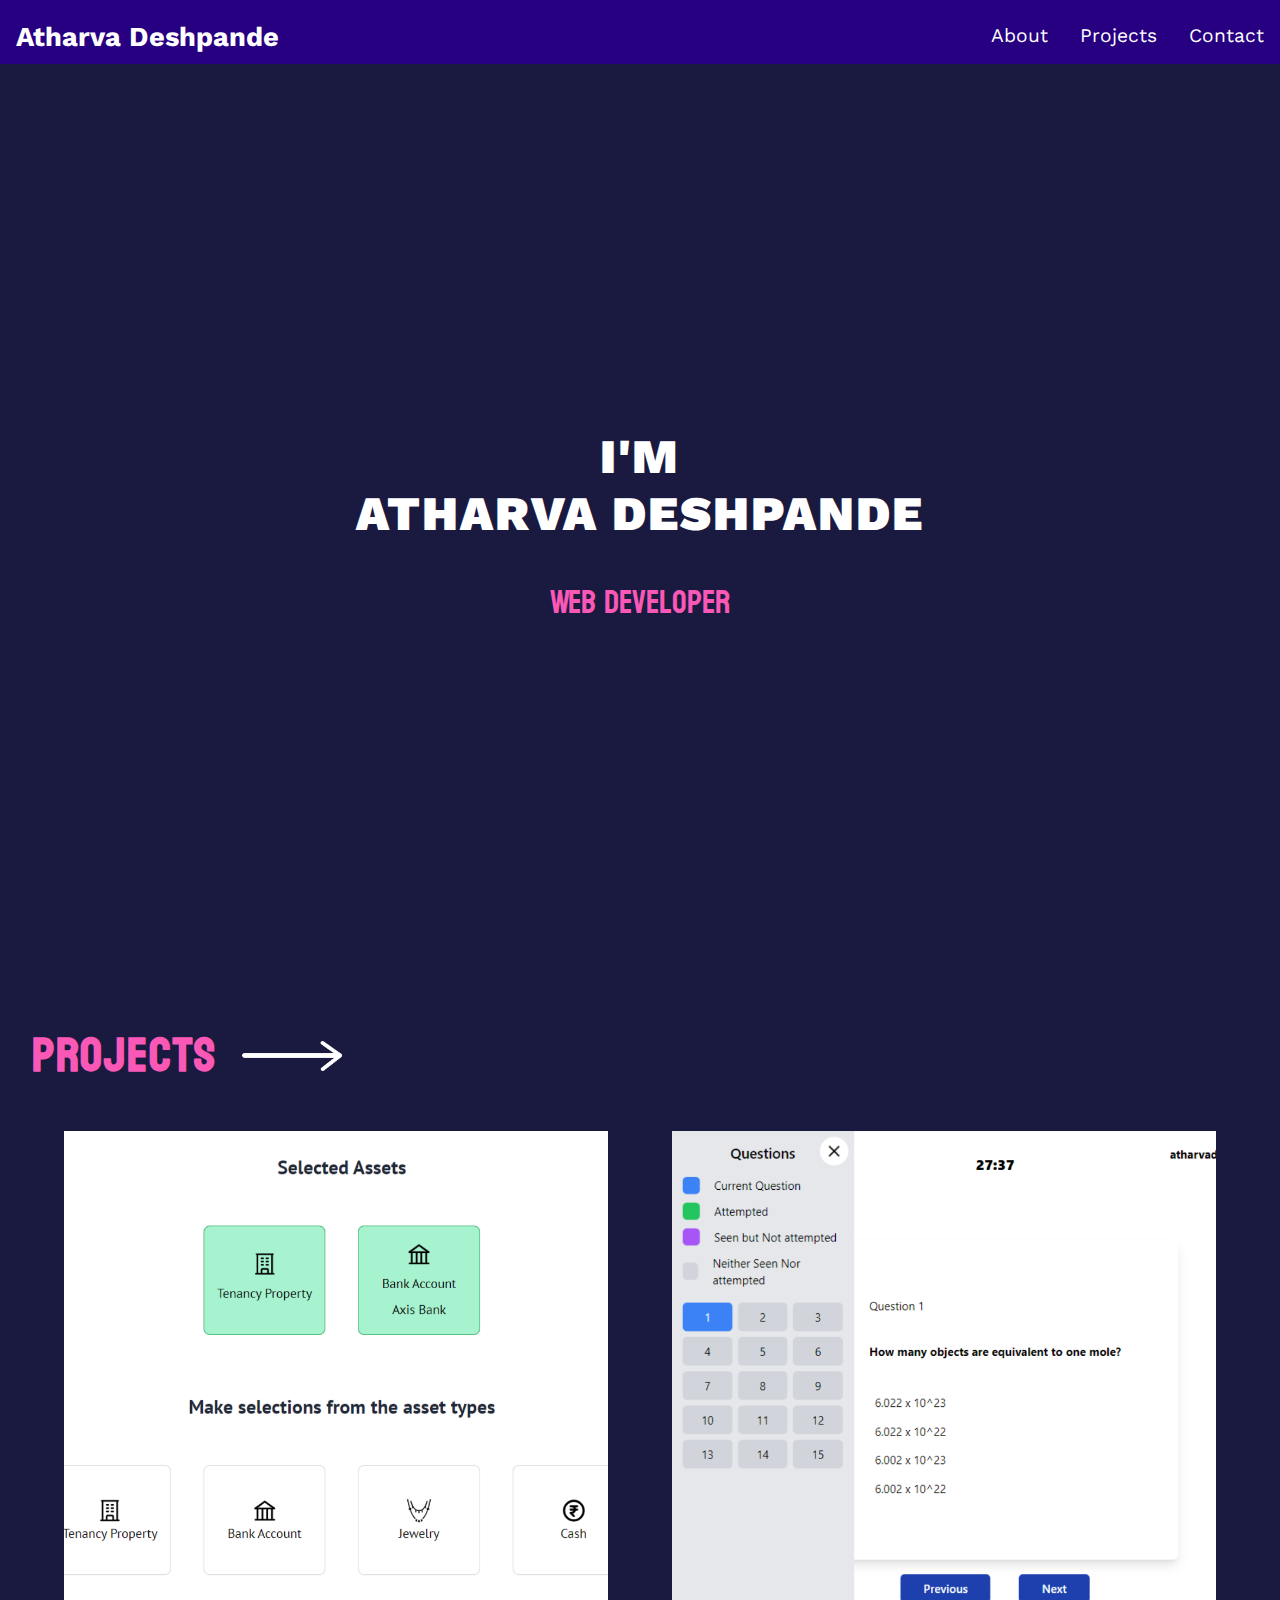
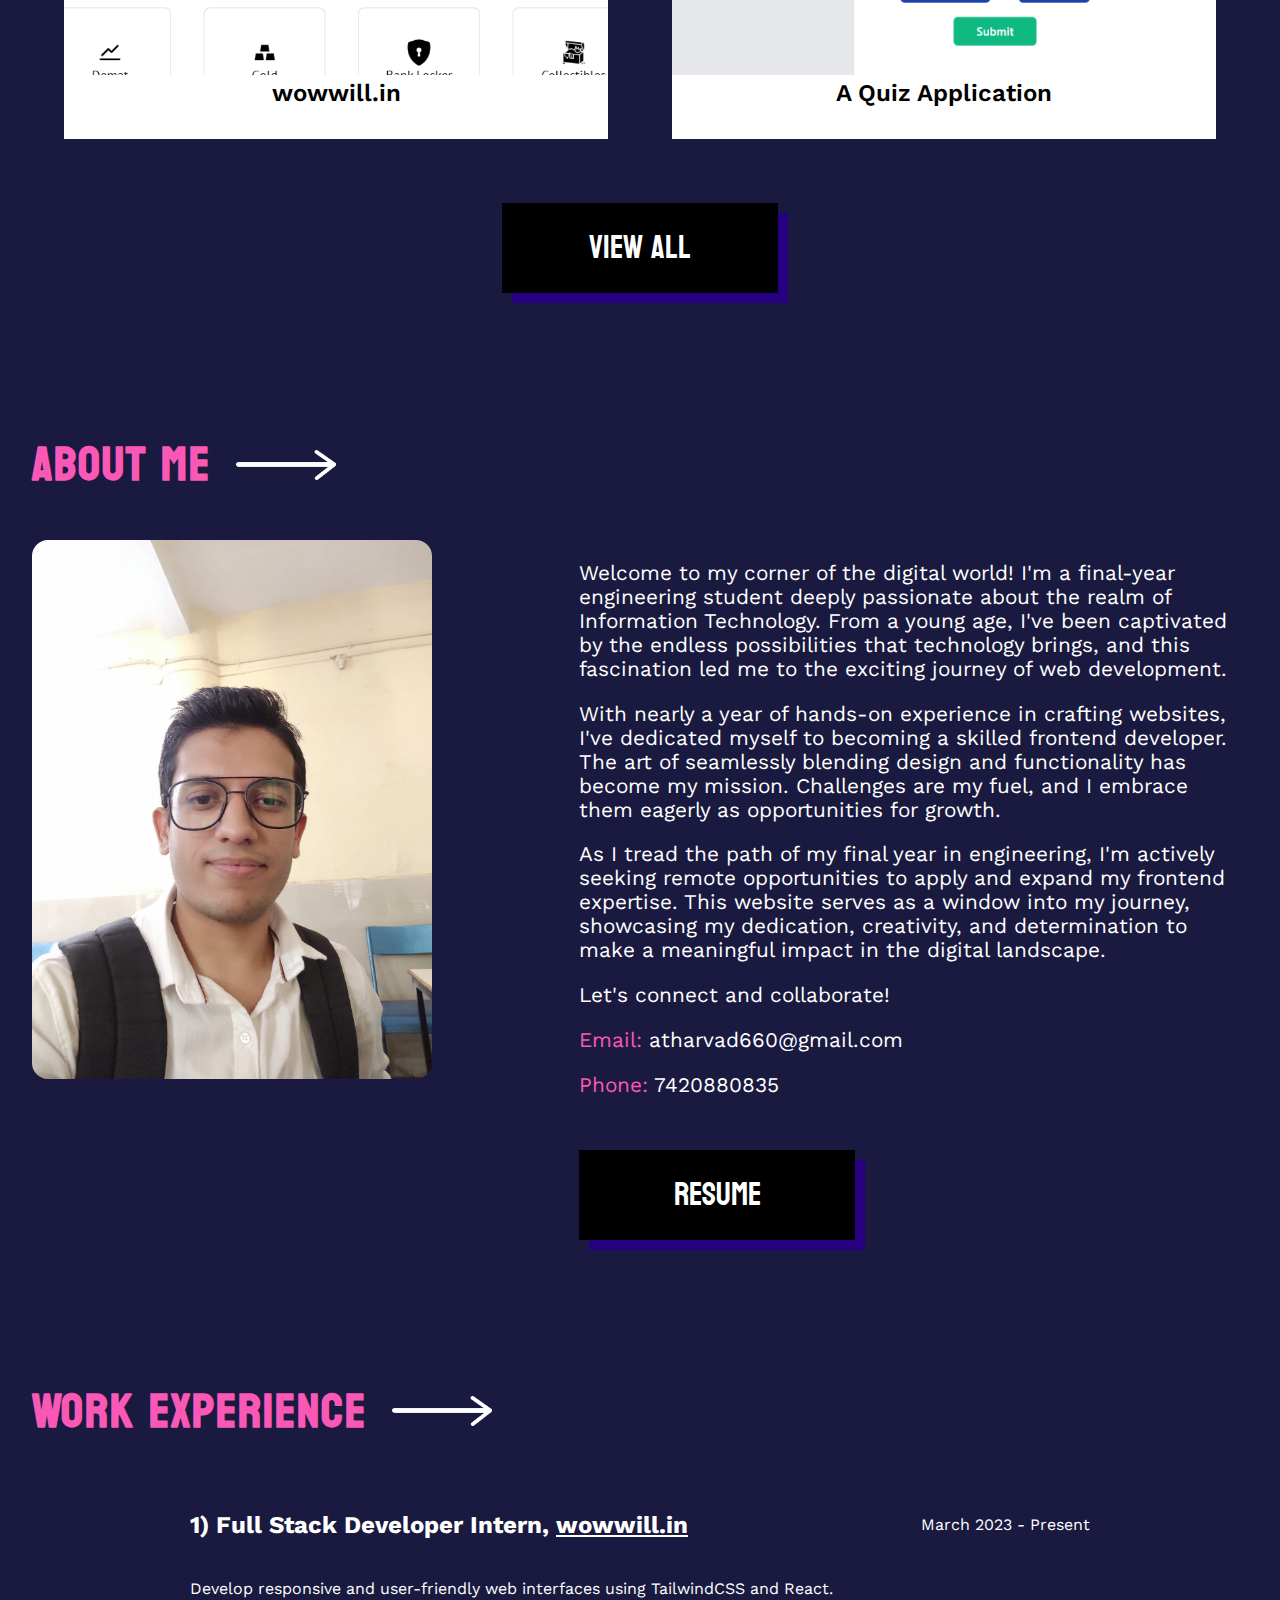
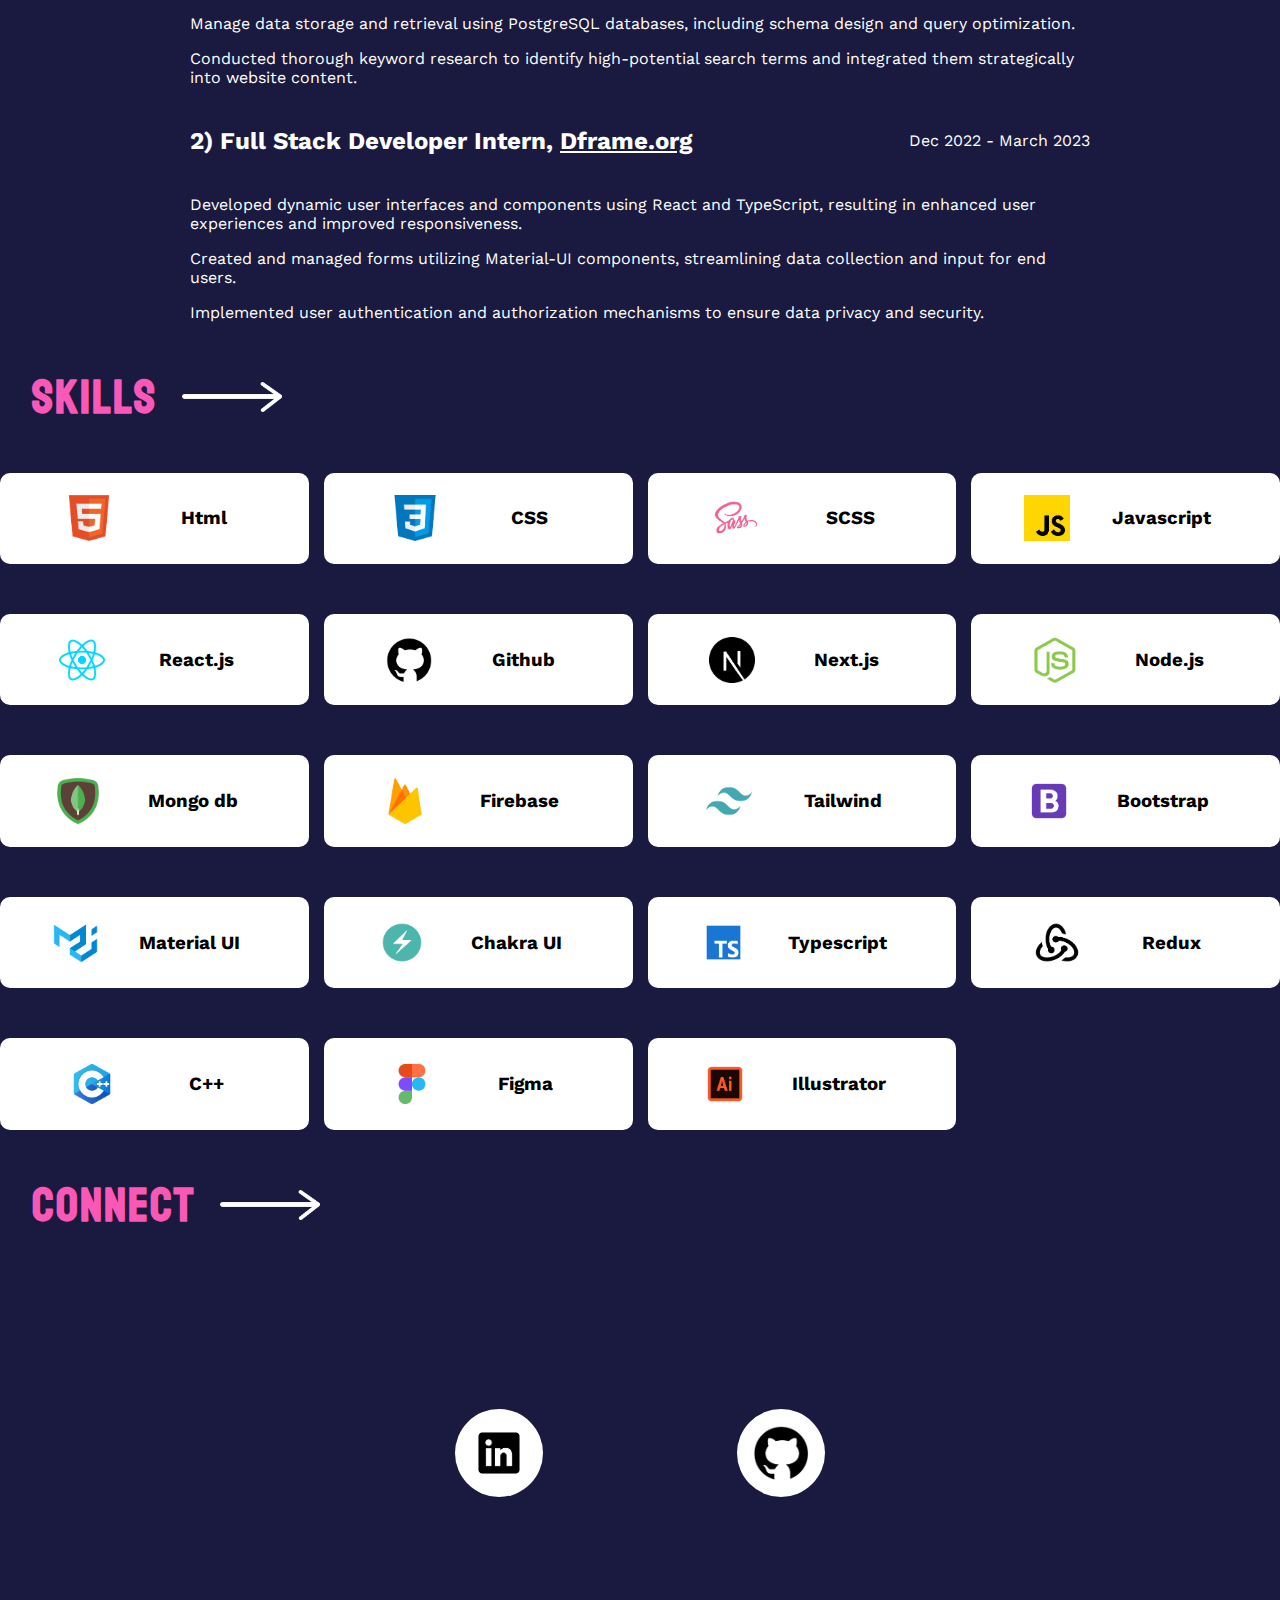
<file: index.html>
<!DOCTYPE html>
<html lang="en">

<head>
    <meta charset="UTF-8">
    <meta http-equiv="X-UA-Compatible" content="IE=edge">
    <meta name="viewport" content="width=device-width, initial-scale=1.0">
    <title>Atharva Deshpande</title>
    <link rel="stylesheet" href="css/main.css">
    <link rel="preconnect" href="https://fonts.googleapis.com">
    <link rel="preconnect" href="https://fonts.gstatic.com" crossorigin>
    <link rel="preconnect" href="https://fonts.googleapis.com">
    <link rel="preconnect" href="https://fonts.gstatic.com" crossorigin>
    <link
        href="https://fonts.googleapis.com/css2?family=Bayon&family=Work+Sans:ital,wght@0,100;0,200;0,300;0,400;0,500;0,600;0,700;0,800;0,900;1,100;1,200;1,300;1,400;1,500;1,600;1,700;1,800;1,900&display=swap"
        rel="stylesheet">
</head>

<body>
    <header>
        <nav>
            <div class="brand"><a href="">Atharva Deshpande</a></div>
            <div class="menu-items">
                <li><a href="#about">About</a></li>
                <li><a href="#projects">Projects</a></li>
                <li><a href="#connect">Contact</a></li>

            </div>

        </nav>
    </header>
    <div class="container">
        <section class="hero">
            <div>
                <h1>I'M <br>ATHARVA DESHPANDE</h1>
                <p>Web Developer</p>
            </div>

        </section>


        <section class="projects" id="projects">
            <div class="headline">
                <h1>PROJECTS</h1>
                <img class="move-img" src="images/arrow right.png" />
            </div>

            <div class="project-list">
                <div class="card">
                    <img class="project-img" src="images/wowwill.png">
                    <a class="project-links" href="https://wowwill.in/" target="_blank">
                        wowwill.in</a>
                    <div class="card-button">
                        <a href="https://wowwill.in/" target="_blank"><button
                                class="button-2">View Project</button></a>
                    </div>


                </div>
                <div class="card">
                    <img class="project-img" src="images/quiz.png">
                    <a class="project-links" href="https://main--stately-chaja-5c8d42.netlify.app" target="_blank">
                        A Quiz Application</a>
                    <div class="card-button">
                        <a href="https://main--stately-chaja-5c8d42.netlify.app" target="_blank"><button
                                class="button-2">View Project</button></a>
                    </div>
                </div>
            </div>

            <a href="projects.html"> <button class="button">View All</button></a>


        </section>

        <section class="about" id="about">
            <div class="headline">
                <h1>About Me</h1>
                <img class="move-img" src="images/arrow right.png" />
            </div>

            <div class="about-me">
                <div>
                    <img class="my-img" src="images/me.jpeg">
                </div>
                <div>
                    <p class="about-text">
                        Welcome to my corner of the digital world! I'm a final-year engineering student deeply
                        passionate about the realm of Information Technology. From a young age, I've been captivated by
                        the endless possibilities that technology brings, and this fascination led me to the exciting
                        journey of web development.

                    </p>
                    <p class="about-text">
                        With nearly a year of hands-on experience in crafting websites, I've dedicated myself to
                        becoming a skilled frontend developer. The art of seamlessly blending design and functionality
                        has become my mission. Challenges are my fuel, and I embrace them eagerly as opportunities for
                        growth.
                    </p>
                    <p class="about-text"> As I tread the path of my final year in engineering, I'm actively seeking
                        remote opportunities to apply and expand my frontend expertise. This website serves as a window
                        into my journey, showcasing my dedication, creativity, and determination to make a meaningful
                        impact in the digital landscape.</p>
                    <p class="about-text">Let's connect and collaborate!</p>
                    <p class="email"> <span>Email:</span> atharvad660@gmail.com</p>
                    <p class="phone"> <span>Phone:</span> 7420880835</p>

                    <a href="resume/Atharva_Deshpande_Resume.pdf">
                        <button class="button">Resume</button></a>

                </div>
            </div>

        </section>


        <section class="work-experience">
            <div class="headline">
                <h1>Work Experience</h1>
                <img class="move-img" src="images/arrow right.png" />
            </div>
            <div class="experience">

                <div>
                    <div class="title">
                        <div>
                            <h3>1) Full Stack Developer Intern, <a href="https://wowwill.in/">wowwill.in</a> </h3>
                        </div>
                        <div class="duration">

                            <p>March 2023 - Present</p>
                        </div>


                    </div>
                    <div class="jd">
                        <p>
                            Develop responsive and user-friendly web interfaces using TailwindCSS and React.
                        </p>

                        <p>
                            Manage data storage and retrieval using PostgreSQL databases, including schema design and
                            query
                            optimization.
                        </p>

                        <p>
                            Conducted thorough keyword research to identify high-potential search terms and integrated
                            them
                            strategically into website content.
                        </p>



                    </div>
                </div>
                <div>
                    <div class="title">
                        <div>
                            <h3>2) Full Stack Developer Intern, <a href="https://dframe.org/">Dframe.org</a> </h3>
                        </div>
                        <div class="duration">

                            <p>Dec 2022 - March 2023</p>
                        </div>


                    </div>
                    <div class="jd">
                        <p>
                            Developed dynamic user interfaces and components using React and TypeScript, resulting in
                            enhanced user experiences and improved responsiveness.
                        </p>

                        <p>
                            Created and managed forms utilizing Material-UI components, streamlining data collection and
                            input
                            for end users.
                        </p>

                        <p>
                            Implemented user authentication and authorization mechanisms to ensure data privacy and
                            security.
                        </p>



                    </div>
                </div>




            </div>
        </section>

        <section class="skills">
            <div class="headline">
                <h1>Skills</h1>
                <img class="move-img" src="images/arrow right.png" />
            </div>

            <div class="skillset">
                <div class="skill-info">

                    <img src="images/skills/html.png" />
                    <h3>Html</h3>
                </div>
                <div class="skill-info">
                    <img src="images/skills/css.png" />
                    <h3>CSS</h3>
                </div>
                <div class="skill-info">
                    <img src="images/skills/sass.png" />
                    <h3>SCSS</h3>
                </div>

                <div class="skill-info">
                    <img src="images/skills/javascript.png" />
                    <h3>Javascript</h3>
                </div>

                <div class="skill-info">
                    <img src="images/skills/react.png" />
                    <h3>React.js</h3>
                </div>

                <div class="skill-info">
                    <img src="images/skills/github1.png" />
                    <h3>Github</h3>
                </div>
                <div class="skill-info">
                    <img src="images/skills/nextjs.png" />
                    <h3>Next.js</h3>
                </div>
                <div class="skill-info">
                    <img src="images/skills/node.png" />
                    <h3>Node.js</h3>
                </div>
                <div class="skill-info">
                    <img src="images/skills/mongo.png" />
                    <h3>Mongo db</h3>
                </div>
                <div class="skill-info">
                    <img src="images/skills/firebase.png" />
                    <h3>Firebase</h3>
                </div>
                <div class="skill-info">
                    <img src="images/skills/tailwind.png" />
                    <h3>Tailwind</h3>
                </div>
                <div class="skill-info">
                    <img src="images/skills/Bootstrap.png" />
                    <h3>Bootstrap</h3>
                </div>
                <div class="skill-info">
                    <img src="images/skills/materialui.png" />
                    <h3>Material UI</h3>
                </div>
                <div class="skill-info">
                    <img src="images/skills/Chakra.png" />
                    <h3>Chakra UI</h3>
                </div>
                <div class="skill-info">
                    <img src="images/skills/Ts.png" />
                    <h3>Typescript</h3>
                </div>
                <div class="skill-info">
                    <img src="images/skills/Redux.png" />
                    <h3>Redux</h3>
                </div>
                <div class="skill-info">
                    <img src="images/skills/C++.png" />
                    <h3>C++</h3>
                </div>
                <div class="skill-info">
                    <img src="images/skills/figma.png" />
                    <h3>Figma</h3>
                </div>
                <div class="skill-info">
                    <img src="images/skills/Ai.png" />
                    <h3>Illustrator</h3>
                </div>

            </div>
        </section>

        <section class="connect" id="connect">

            <div class="headline">
                <h1>Connect</h1>
                <img class="move-img" src="images/arrow right.png" />
            </div>

            <div class="links">
                <a href="https://www.linkedin.com/in/atharva-deshpande-aba1b0192/" target="_blank"><img class="link"
                        src="images/linkedin.png" /></a>
                <a href="https://github.com/atharva3333" target="_blank"><img class="link"
                        src="images/skills/github1.png" /></a>
            </div>

        </section>
    </div>
</body>

</html>
</file>
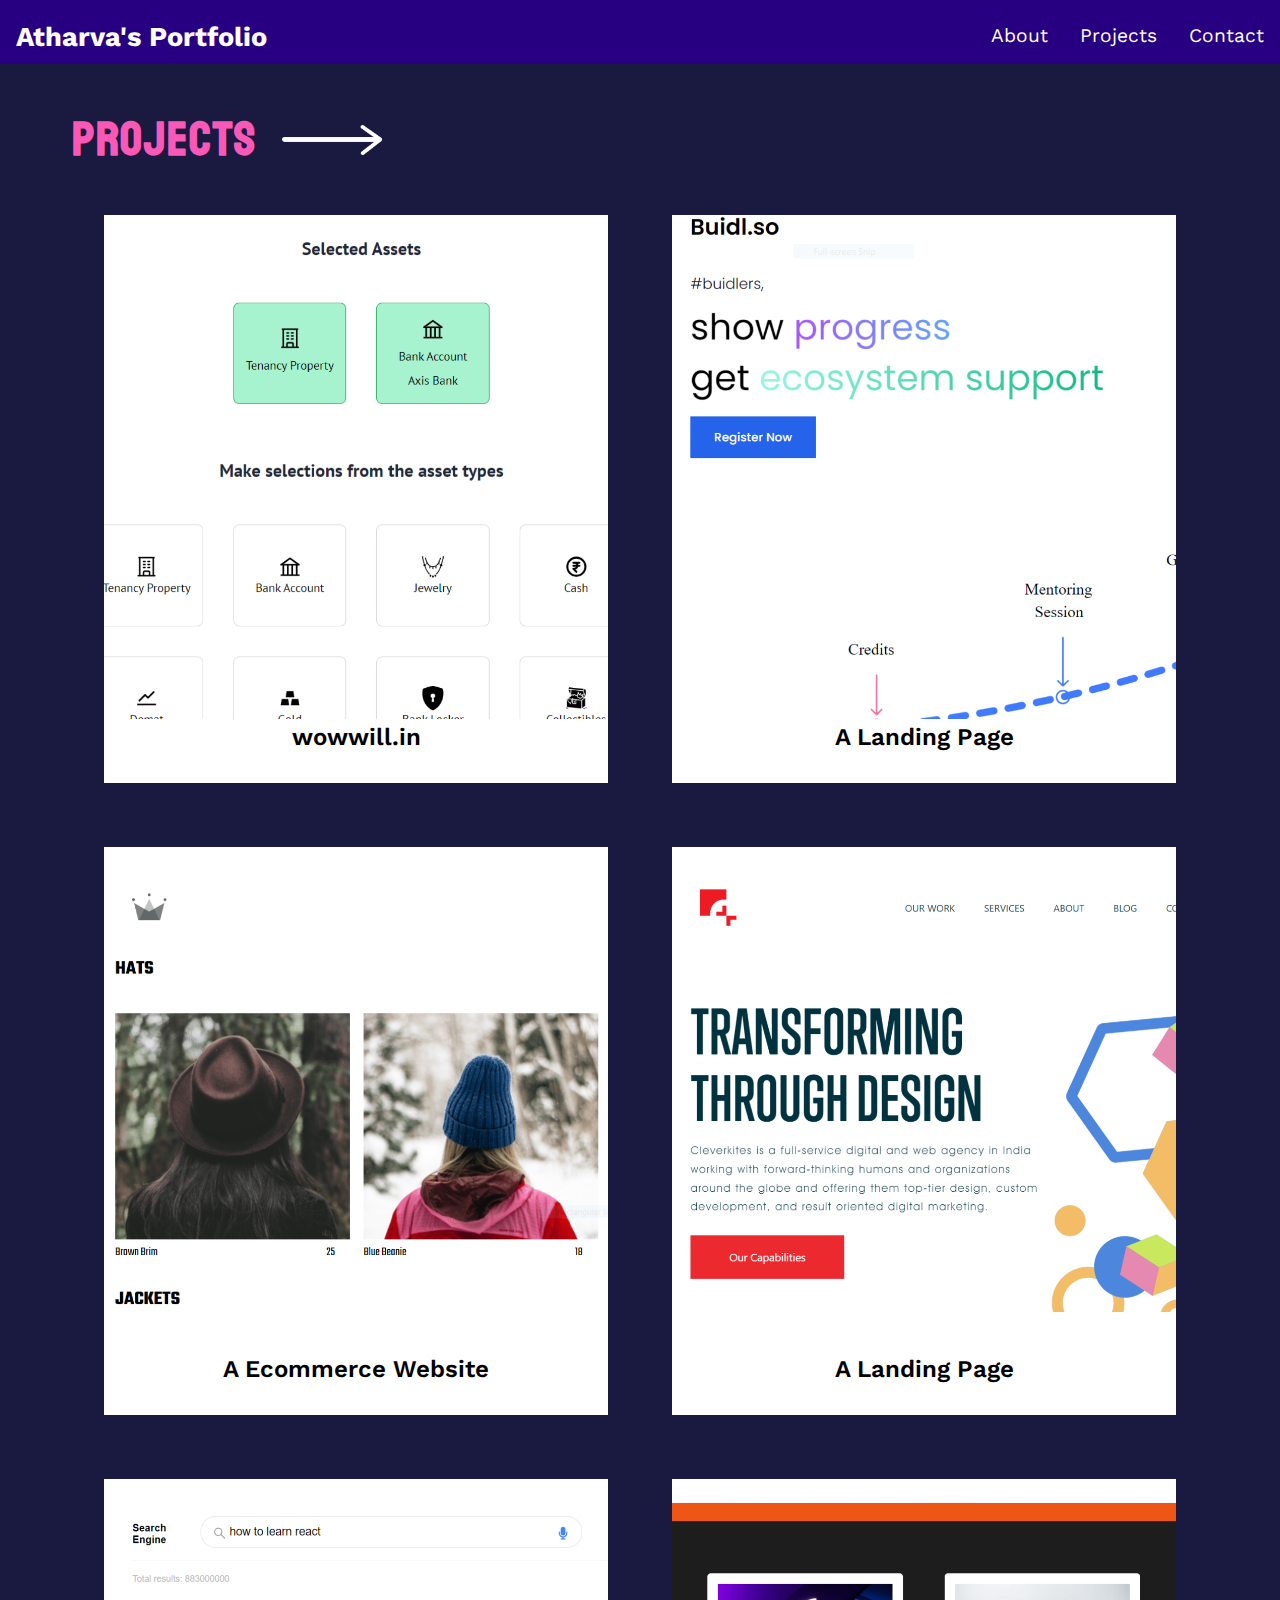
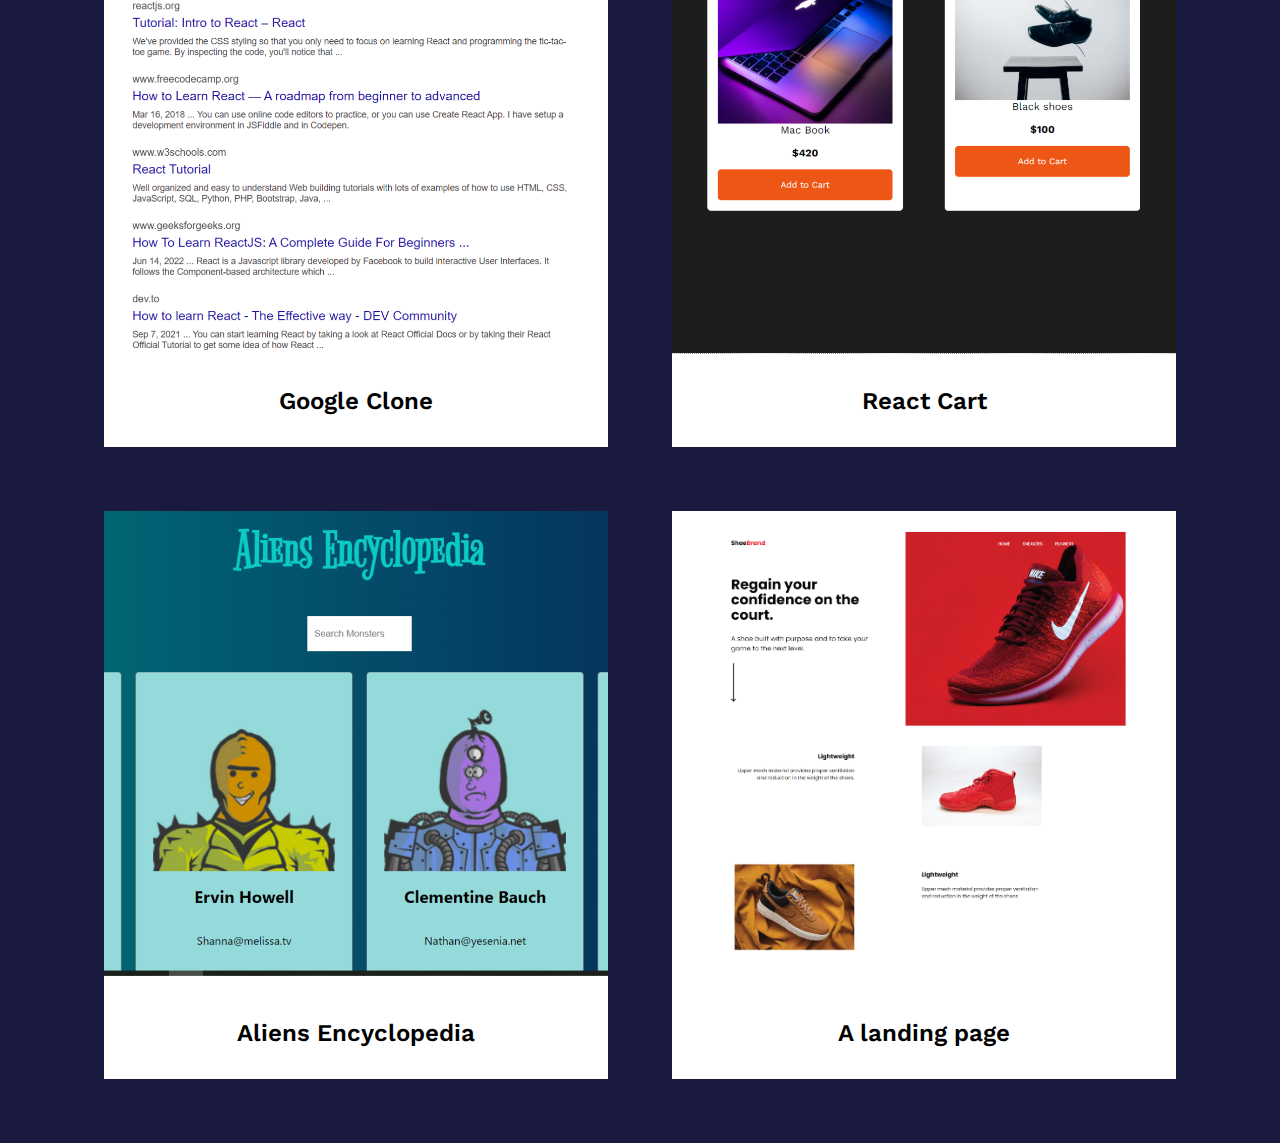
<file: projects.html>
<!DOCTYPE html>
<html lang="en">
<head>
    <meta charset="UTF-8">
    <meta http-equiv="X-UA-Compatible" content="IE=edge">
    <meta name="viewport" content="width=device-width, initial-scale=1.0">
    <title>Atharva Deshpande</title>
    <link rel="stylesheet" href="css/projects.css">
    <link rel="preconnect" href="https://fonts.googleapis.com">
    <link rel="preconnect" href="https://fonts.gstatic.com" crossorigin>
    <link rel="preconnect" href="https://fonts.googleapis.com">
    <link rel="preconnect" href="https://fonts.gstatic.com" crossorigin>
    <link
        href="https://fonts.googleapis.com/css2?family=Bayon&family=Work+Sans:ital,wght@0,100;0,200;0,300;0,400;0,500;0,600;0,700;0,800;0,900;1,100;1,200;1,300;1,400;1,500;1,600;1,700;1,800;1,900&display=swap"
        rel="stylesheet">
</head>
<body>
    <header>
        <nav>
            <div class="brand"><a href="">Atharva's Portfolio</a></div>
            <div class="menu-items">
                <li><a href="/#about">About</a></li>
                <li><a href="/#projects">Projects</a></li>
                <li><a href="/#contact">Contact</a></li>
            </div>

        </nav>
    </header>
 
<div class="container">

    <section class="projects" id="projects">
        <div class="headline">
            <h1>PROJECTS</h1>
            <img class="move-img" src="images/arrow right.png"/>
        </div>

        <div class="project-list">
            <div class="card">
                <img class="project-img" src="images/wowwill.png">
                <a class="project-links" href="https://wowwill.in/" target="_blank">
                    wowwill.in</a>
                <div class="card-button">
                    <a href="https://wowwill.in/" target="_blank"><button
                            class="button-2">View Project</button></a>
                </div>


            </div>
            <div class="card">
                <img class="project-img" src="images/build.png">
                <a class="project-links" href="https://heartfelt-chimera-15984e.netlify.app/" target="_blank">A
                    Landing Page</a>
                <div class="card-button">
                    <a href="https://heartfelt-chimera-15984e.netlify.app/" target="_blank"><button
                            class="button-2">View Project</button></a>
                </div>
            </div>
        </div>

        <div class="project-list">
            <div class="card">
                <img class="project-img" src="images/eccom.png">
                <a class="project-links" href="https://stellular-souffle-604619.netlify.app/" target="_blank">A Ecommerce Website</a>
                <div class="card-button">
                    <a href="https://stellular-souffle-604619.netlify.app/"  target="_blank"><button class="button-2">View Project</button></a>
                </div>
                

            </div>
            <div class="card">
                <img class="project-img" src="images/cleverkites.png">
                <a class="project-links" href="https://atharva3333.github.io/Cleverkites-clone/"  target="_blank">A Landing Page</a>
                <div class="card-button">
                    <a href="https://atharva3333.github.io/Cleverkites-clone/"  target="_blank"><button class="button-2">View Project</button></a>
                </div>
            </div>
        </div>

        <div class="project-list">
            <div class="card">
                <img class="project-img" src="images/google.png">
                <a class="project-links" href="https://sparkly-llama-0f1f03.netlify.app/" target="_blank">Google Clone</a>
                <div class="card-button">
                    <a href="https://fancy-gumdrop-678134.netlify.app/"  target="_blank"><button class="button-2">View Project</button></a>
                </div>
                

            </div>
            <div class="card">
                <img class="project-img" src="images/react_cart.png">
                <a class="project-links" href="https://fancy-gumdrop-678134.netlify.app/"  target="_blank">React Cart</a>
                <div class="card-button">
                    <a href="https://sparkly-llama-0f1f03.netlify.app/"  target="_blank"><button class="button-2">View Project</button></a>
                </div>
            </div>
        </div>

        <div class="project-list">
            <div class="card">
                <img class="project-img" src="images/aliens.png">
                <a class="project-links" href="https://celadon-unicorn-bc8089.netlify.app/" target="_blank">Aliens Encyclopedia</a>
                <div class="card-button">
                    <a href="https://celadon-unicorn-bc8089.netlify.app/"  target="_blank"><button class="button-2">View Project</button></a>
                </div>
                

            </div>
            <div class="card">
                <img class="project-img" src="images/shoe.png">
                <a class="project-links" href="https://atharva3333.github.io/pro3-sass-2022/"  target="_blank">A landing page</a>
                <div class="card-button">
                    <a href="https://atharva3333.github.io/pro3-sass-2022/"  target="_blank"><button class="button-2">View Project</button></a>
                </div>
            </div>
        </div>
        
            
        

    </section>

</div>
</body>
</html>
</file>
<file: css/main.css>
body {
  background-color: #1a1a40;
  margin: 0;
  padding: 0;
  font-family: "Work Sans", sans-serif;
}

body::-webkit-scrollbar {
  width: 8px;
}

body::-webkit-scrollbar-track {
  background-color: #636363;
  border-radius: 100px;
}

body::-webkit-scrollbar-thumb {
  background-color: #2c2c2c;
  border-radius: 100px;
}

.container {
  max-width: 1400px;
  margin: auto;
}

h1 {
  color: #fa58b6;
  font-size: 3rem;
  font-family: "Bayon", sans-serif;
  letter-spacing: 2px;
}

.button {
  background-color: black;
  color: #fff;
  font-size: 2rem;
  -webkit-box-shadow: 10px 10px #270082;
          box-shadow: 10px 10px #270082;
  width: 276px;
  height: 90px;
  margin-top: 2rem;
  font-family: "Bayon", sans-serif;
  border: none;
}

.button:hover {
  background-color: #fff;
  color: #3d3d3d;
}

.headline {
  display: -webkit-box;
  display: -ms-flexbox;
  display: flex;
  -webkit-box-align: center;
      -ms-flex-align: center;
          align-items: center;
  gap: 25px;
}

.headline h1 {
  margin: 0;
}

.move-img {
  height: 30px;
  width: 100px;
  animation: moveArrow 1.4s alternate-reverse infinite ease-in-out;
}

@-webkit-keyframes moveArrow {
  from {
    -webkit-transform: translateX(-10px);
            transform: translateX(-10px);
  }
  to {
    -webkit-transform: translateX(20px);
            transform: translateX(20px);
  }
}

@keyframes moveArrow {
  from {
    -webkit-transform: translateX(-10px);
            transform: translateX(-10px);
  }
  to {
    -webkit-transform: translateX(20px);
            transform: translateX(20px);
  }
}

nav {
  background-color: #270082;
  color: whitesmoke;
  height: 4rem;
  display: -webkit-box;
  display: -ms-flexbox;
  display: flex;
  -webkit-box-pack: justify;
      -ms-flex-pack: justify;
          justify-content: space-between;
}

nav .brand {
  margin: 1.3rem 1rem;
  font-size: 1.7rem;
  font-weight: bolder;
}

nav .brand a {
  color: #fff;
  text-decoration: none;
}

nav li {
  list-style: none;
  margin: 1.5rem 1rem;
  font-size: 1.2rem;
}

nav li a {
  color: #fff;
  text-decoration: none;
}

nav .menu-items {
  display: -webkit-box;
  display: -ms-flexbox;
  display: flex;
}

section.hero {
  margin: 1rem auto;
  height: 100vh;
  text-align: center;
  display: -webkit-box;
  display: -ms-flexbox;
  display: flex;
  -webkit-box-pack: center;
      -ms-flex-pack: center;
          justify-content: center;
  -webkit-box-align: center;
      -ms-flex-align: center;
          align-items: center;
}

section.hero h1 {
  color: #fff;
  font-size: 3rem;
  font-weight: 900;
  font-family: "Work Sans", sans-serif;
}

section.hero p {
  color: #fff;
  font-size: 2rem;
  padding-top: 0;
  margin-top: 0;
  color: #fa58b6;
  font-family: "Bayon", sans-serif;
}

section.projects {
  margin: 2rem 2rem;
  text-align: center;
}

section.projects .button {
  background-color: black;
  color: #fff;
  font-size: 2rem;
  -webkit-box-shadow: 10px 10px #270082;
          box-shadow: 10px 10px #270082;
  width: 276px;
  height: 90px;
  margin-top: 2rem;
  font-family: "Bayon", sans-serif;
  border: none;
}

section.projects .button:hover {
  background-color: #fff;
  color: #3d3d3d;
}

section.projects .project-list {
  display: -webkit-box;
  display: -ms-flexbox;
  display: flex;
  text-align: center;
}

section.projects .project-list .card {
  width: 50%;
  background-color: #fff;
  margin: 2rem 2rem;
  height: auto;
  text-align: center;
  -webkit-transition: all 0.8s;
  transition: all 0.8s;
  padding-bottom: 2rem !important;
}

section.projects .project-list .card .card-button {
  position: absolute;
  left: 28%;
  top: 65%;
  display: none;
}

section.projects .project-list .card .card-button .button-2 {
  background-color: black;
  color: #fff;
  font-size: 1.2rem;
  -webkit-box-shadow: 10px 10px #270082;
          box-shadow: 10px 10px #270082;
  width: 200px;
  height: 70px;
  margin-top: 2rem;
  font-family: "Bayon", sans-serif;
  border: none;
}

section.projects .project-list .card:hover {
  -webkit-transform: scale(1.05);
          transform: scale(1.05);
}

section.projects .project-list .card:hover .card-button {
  display: block;
}

section.projects .project-list .card .project-img {
  width: 100%;
}

section.projects .project-list .card .project-links {
  color: black;
  font-size: 1.5rem;
  font-weight: 600;
  text-decoration: none;
  padding: 1rem 2rem !important;
}

section.about {
  margin: 8rem 2rem;
}

section.about h1 {
  text-align: center;
}

section.about .about-me {
  margin-top: 2rem;
  display: -ms-grid;
  display: grid;
  -ms-grid-columns: 45% 55%;
      grid-template-columns: 45% 55%;
}

section.about .about-me .my-img {
  max-width: 400px;
  border-radius: 16px;
  -webkit-transition: all 0.8s;
  transition: all 0.8s;
}

section.about .about-me .my-img:hover {
  -webkit-transform: scale(1.05);
          transform: scale(1.05);
}

section.about p.about-text {
  color: #fff;
  font-size: 1.3rem;
}

section.about p.email {
  color: #fff;
  font-size: 1.3rem;
}

section.about p.email span {
  color: #fa58b6;
}

section.about p.phone {
  color: #fff;
  font-size: 1.3rem;
}

section.about p.phone span {
  color: #fa58b6;
}

section.work-experience {
  margin: 2rem auto;
}

section.work-experience h1 {
  text-align: center;
  margin-left: 2rem;
}

section.work-experience .experience {
  max-width: 900px;
  margin: 2rem auto;
  color: #fff;
}

section.work-experience .experience .title {
  display: -webkit-box;
  display: -ms-flexbox;
  display: flex;
  -webkit-box-pack: justify;
      -ms-flex-pack: justify;
          justify-content: space-between;
  -webkit-box-align: center;
      -ms-flex-align: center;
          align-items: center;
  gap: 1rem;
}

section.work-experience .experience .title h3 {
  font-size: 1.5rem;
}

section.work-experience .experience .title a {
  color: #fff;
}

section.skills {
  margin: 2rem auto;
}

section.skills h1 {
  text-align: center;
  margin-left: 2rem;
}

section.skills .skillset {
  margin-top: 2rem;
  border-radius: 25px;
  padding: 3rem auto;
  display: -ms-grid;
  display: grid;
  -ms-grid-columns: 1fr 1fr 1fr 1fr;
      grid-template-columns: 1fr 1fr 1fr 1fr;
  gap: 15px;
  row-gap: 50px;
}

section.skills .skillset .skill-info {
  display: -webkit-box;
  display: -ms-flexbox;
  display: flex;
  -webkit-box-align: center;
      -ms-flex-align: center;
          align-items: center;
  -ms-flex-pack: distribute;
      justify-content: space-around;
  background-color: #fff;
  padding: 1rem 3rem;
  padding-left: 2rem;
  border-radius: 10px;
  -webkit-transition: all 0.8s;
  transition: all 0.8s;
}

section.skills .skillset .skill-info h3 {
  cursor: default;
}

section.skills .skillset .skill-info img {
  width: 20%;
}

section.skills .skillset .skill-info:hover {
  -webkit-transform: scale(1.05);
          transform: scale(1.05);
}

section.connect {
  margin: 2rem auto;
  text-align: center;
}

section.connect h1 {
  margin-left: 2rem;
}

section.connect .links {
  display: -webkit-box;
  display: -ms-flexbox;
  display: flex;
  -webkit-box-pack: center;
      -ms-flex-pack: center;
          justify-content: center;
  margin: 10rem auto;
}

section.connect .links .link {
  background-color: #fff;
  padding: 1rem 1rem;
  border-radius: 50%;
  width: 20%;
  -webkit-transition: all 0.5s;
  transition: all 0.5s;
}

section.connect .links .link:hover {
  -webkit-transform: scale(1.1);
          transform: scale(1.1);
}

@media only screen and (max-width: 768px) {
  .button {
    font-size: 1.4rem;
    width: 200px;
    height: 70px;
    margin-top: 2rem;
    font-family: "Bayon", sans-serif;
  }
  nav .brand {
    font-size: 1rem;
  }
  nav li {
    font-size: 0.8rem;
    margin: 1.5rem 0.5rem;
  }
  section.hero h1 {
    font-size: 2rem;
  }
  section.projects a .button {
    font-size: 1.4rem;
    width: 200px;
    height: 70px;
    margin-top: 2rem;
    font-family: "Bayon", sans-serif;
  }
  section.projects .project-list {
    display: -webkit-box;
    display: -ms-flexbox;
    display: flex;
    -webkit-box-orient: vertical;
    -webkit-box-direction: normal;
        -ms-flex-direction: column;
            flex-direction: column;
    -webkit-box-pack: center;
        -ms-flex-pack: center;
            justify-content: center;
    -webkit-box-align: center;
        -ms-flex-align: center;
            align-items: center;
  }
  section.projects .project-list .card {
    width: 100%;
  }
  section.projects .project-list .card .card-button:hover {
    display: none;
  }
  section.about .about-me {
    -ms-grid-columns: 100%;
        grid-template-columns: 100%;
    justify-items: center;
  }
  section.about .about-me .my-img {
    margin: 0 1rem;
  }
  section.skills .skillset {
    padding: 3rem 2rem;
    gap: 10px;
    -ms-grid-columns: 1fr 1fr 1fr;
        grid-template-columns: 1fr 1fr 1fr;
  }
  section.skills .skillset .skill-info {
    padding: auto;
  }
  section.skills .skillset .skill-info h3 {
    font-size: 1rem;
  }
}

@media only screen and (max-width: 435px) {
  section.projects {
    text-align: center;
  }
  section.projects .project-list .card .card-button {
    left: 17%;
  }
  section.projects .project-list .card .project-links {
    font-size: 1rem;
  }
  section.about {
    text-align: justify;
  }
  section.about p.about-text {
    font-size: 1rem;
  }
  section.about .about-me .my-img {
    width: 300px;
  }
  section.skills .skillset {
    padding: 2rem 1rem;
    gap: 10px;
    -ms-grid-columns: 1fr 1fr;
        grid-template-columns: 1fr 1fr;
  }
  section.skills .skillset .skill-info {
    padding: auto;
  }
  section.skills .skillset .skill-info h3 {
    font-size: 0.8rem;
  }
}
/*# sourceMappingURL=main.css.map */
</file>
<file: css/projects.css>
body {
  background-color: #1a1a40;
  margin: 0;
  padding: 0;
  font-family: "Work Sans", sans-serif;
}

body::-webkit-scrollbar {
  width: 8px;
}

body::-webkit-scrollbar-track {
  background-color: #636363;
  border-radius: 100px;
}

body::-webkit-scrollbar-thumb {
  background-color: #2c2c2c;
  border-radius: 100px;
}

.container {
  width: 1400px;
  margin: auto;
}

h1 {
  color: #fa58b6;
  font-size: 3rem;
  font-family: "Bayon", sans-serif;
  letter-spacing: 2px;
}

.button {
  background-color: black;
  color: #fff;
  font-size: 2rem;
  -webkit-box-shadow: 10px 10px #270082;
          box-shadow: 10px 10px #270082;
  width: 276px;
  height: 90px;
  margin-top: 2rem;
  font-family: "Bayon", sans-serif;
  border: none;
}

.button:hover {
  background-color: #fff;
  color: #3d3d3d;
}

.headline {
  display: -webkit-box;
  display: -ms-flexbox;
  display: flex;
  -webkit-box-align: center;
      -ms-flex-align: center;
          align-items: center;
  gap: 25px;
}

.headline h1 {
  margin: 0;
}

.move-img {
  height: 30px;
  width: 100px;
  animation: moveArrow 1.4s alternate-reverse infinite ease-in-out;
}

@-webkit-keyframes moveArrow {
  from {
    -webkit-transform: translateX(-10px);
            transform: translateX(-10px);
  }
  to {
    -webkit-transform: translateX(20px);
            transform: translateX(20px);
  }
}

@keyframes moveArrow {
  from {
    -webkit-transform: translateX(-10px);
            transform: translateX(-10px);
  }
  to {
    -webkit-transform: translateX(20px);
            transform: translateX(20px);
  }
}

nav {
  background-color: #270082;
  color: whitesmoke;
  height: 4rem;
  display: -webkit-box;
  display: -ms-flexbox;
  display: flex;
  -webkit-box-pack: justify;
      -ms-flex-pack: justify;
          justify-content: space-between;
}

nav .brand {
  margin: 1.3rem 1rem;
  font-size: 1.7rem;
  font-weight: bolder;
}

nav .brand a {
  color: #fff;
  text-decoration: none;
}

nav li {
  list-style: none;
  margin: 1.5rem 1rem;
  font-size: 1.2rem;
}

nav li a {
  color: #fff;
  text-decoration: none;
}

nav .menu-items {
  display: -webkit-box;
  display: -ms-flexbox;
  display: flex;
}

section.hero {
  margin: 1rem auto;
  height: 100vh;
  text-align: center;
  display: -webkit-box;
  display: -ms-flexbox;
  display: flex;
  -webkit-box-pack: center;
      -ms-flex-pack: center;
          justify-content: center;
  -webkit-box-align: center;
      -ms-flex-align: center;
          align-items: center;
}

section.hero h1 {
  color: #fff;
  font-size: 3rem;
  font-weight: 900;
  font-family: "Work Sans", sans-serif;
}

section.hero p {
  color: #fff;
  font-size: 2rem;
  padding-top: 0;
  margin-top: 0;
  color: #fa58b6;
  font-family: "Bayon", sans-serif;
}

section.projects {
  margin: 2rem 2rem;
  text-align: center;
}

section.projects .button {
  background-color: black;
  color: #fff;
  font-size: 2rem;
  -webkit-box-shadow: 10px 10px #270082;
          box-shadow: 10px 10px #270082;
  width: 276px;
  height: 90px;
  margin-top: 2rem;
  font-family: "Bayon", sans-serif;
  border: none;
}

section.projects .button:hover {
  background-color: #fff;
  color: #3d3d3d;
}

section.projects .project-list {
  display: -webkit-box;
  display: -ms-flexbox;
  display: flex;
  text-align: center;
}

section.projects .project-list .card {
  width: 50%;
  background-color: #fff;
  margin: 2rem 2rem;
  height: auto;
  text-align: center;
  -webkit-transition: all 0.8s;
  transition: all 0.8s;
  padding-bottom: 2rem !important;
}

section.projects .project-list .card .card-button {
  position: absolute;
  left: 28%;
  top: 65%;
  display: none;
}

section.projects .project-list .card .card-button .button-2 {
  background-color: black;
  color: #fff;
  font-size: 1.2rem;
  -webkit-box-shadow: 10px 10px #270082;
          box-shadow: 10px 10px #270082;
  width: 200px;
  height: 70px;
  margin-top: 2rem;
  font-family: "Bayon", sans-serif;
  border: none;
}

section.projects .project-list .card:hover {
  -webkit-transform: scale(1.05);
          transform: scale(1.05);
}

section.projects .project-list .card:hover .card-button {
  display: block;
}

section.projects .project-list .card .project-img {
  width: 100%;
}

section.projects .project-list .card .project-links {
  color: black;
  font-size: 1.5rem;
  font-weight: 600;
  text-decoration: none;
  padding: 1rem 2rem !important;
}

section.about {
  margin: 8rem 2rem;
}

section.about h1 {
  text-align: center;
}

section.about .about-me {
  margin-top: 2rem;
  display: -ms-grid;
  display: grid;
  -ms-grid-columns: 45% 55%;
      grid-template-columns: 45% 55%;
}

section.about .about-me .my-img {
  max-width: 400px;
  border-radius: 16px;
  -webkit-transition: all 0.8s;
  transition: all 0.8s;
}

section.about .about-me .my-img:hover {
  -webkit-transform: scale(1.05);
          transform: scale(1.05);
}

section.about p.about-text {
  color: #fff;
  font-size: 1.3rem;
}

section.about p.email {
  color: #fff;
  font-size: 1.3rem;
}

section.about p.email span {
  color: #fa58b6;
}

section.about p.phone {
  color: #fff;
  font-size: 1.3rem;
}

section.about p.phone span {
  color: #fa58b6;
}

section.work-experience {
  margin: 2rem auto;
}

section.work-experience h1 {
  text-align: center;
  margin-left: 2rem;
}

section.work-experience .experience {
  max-width: 900px;
  margin: 2rem auto;
  color: #fff;
}

section.work-experience .experience .title {
  display: -webkit-box;
  display: -ms-flexbox;
  display: flex;
  -webkit-box-pack: justify;
      -ms-flex-pack: justify;
          justify-content: space-between;
  -webkit-box-align: center;
      -ms-flex-align: center;
          align-items: center;
  gap: 1rem;
}

section.work-experience .experience .title h3 {
  font-size: 1.5rem;
}

section.work-experience .experience .title a {
  color: #fff;
}

section.skills {
  margin: 2rem auto;
}

section.skills h1 {
  text-align: center;
  margin-left: 2rem;
}

section.skills .skillset {
  margin-top: 2rem;
  border-radius: 25px;
  padding: 3rem auto;
  display: -ms-grid;
  display: grid;
  -ms-grid-columns: 1fr 1fr 1fr 1fr;
      grid-template-columns: 1fr 1fr 1fr 1fr;
  gap: 15px;
  row-gap: 50px;
}

section.skills .skillset .skill-info {
  display: -webkit-box;
  display: -ms-flexbox;
  display: flex;
  -webkit-box-align: center;
      -ms-flex-align: center;
          align-items: center;
  -ms-flex-pack: distribute;
      justify-content: space-around;
  background-color: #fff;
  padding: 1rem 3rem;
  padding-left: 2rem;
  border-radius: 10px;
  -webkit-transition: all 0.8s;
  transition: all 0.8s;
}

section.skills .skillset .skill-info h3 {
  cursor: default;
}

section.skills .skillset .skill-info img {
  width: 20%;
}

section.skills .skillset .skill-info:hover {
  -webkit-transform: scale(1.05);
          transform: scale(1.05);
}

section.connect {
  margin: 2rem auto;
  text-align: center;
}

section.connect h1 {
  margin-left: 2rem;
}

section.connect .links {
  display: -webkit-box;
  display: -ms-flexbox;
  display: flex;
  -webkit-box-pack: center;
      -ms-flex-pack: center;
          justify-content: center;
  margin: 10rem auto;
}

section.connect .links .link {
  background-color: #fff;
  padding: 1rem 1rem;
  border-radius: 50%;
  width: 20%;
  -webkit-transition: all 0.5s;
  transition: all 0.5s;
}

section.connect .links .link:hover {
  -webkit-transform: scale(1.1);
          transform: scale(1.1);
}

@media only screen and (max-width: 768px) {
  .button {
    font-size: 1.4rem;
    width: 200px;
    height: 70px;
    margin-top: 2rem;
    font-family: "Bayon", sans-serif;
  }
  nav .brand {
    font-size: 1rem;
  }
  nav li {
    font-size: 0.8rem;
    margin: 1.5rem 0.5rem;
  }
  section.hero h1 {
    font-size: 2rem;
  }
  section.projects a .button {
    font-size: 1.4rem;
    width: 200px;
    height: 70px;
    margin-top: 2rem;
    font-family: "Bayon", sans-serif;
  }
  section.projects .project-list {
    display: -webkit-box;
    display: -ms-flexbox;
    display: flex;
    -webkit-box-orient: vertical;
    -webkit-box-direction: normal;
        -ms-flex-direction: column;
            flex-direction: column;
    -webkit-box-pack: center;
        -ms-flex-pack: center;
            justify-content: center;
    -webkit-box-align: center;
        -ms-flex-align: center;
            align-items: center;
  }
  section.projects .project-list .card {
    width: 100%;
  }
  section.projects .project-list .card .card-button:hover {
    display: none;
  }
  section.about .about-me {
    -ms-grid-columns: 100%;
        grid-template-columns: 100%;
    justify-items: center;
  }
  section.about .about-me .my-img {
    margin: 0 1rem;
  }
  section.skills .skillset {
    padding: 3rem 2rem;
    gap: 10px;
    -ms-grid-columns: 1fr 1fr 1fr;
        grid-template-columns: 1fr 1fr 1fr;
  }
  section.skills .skillset .skill-info {
    padding: auto;
  }
  section.skills .skillset .skill-info h3 {
    font-size: 1rem;
  }
}

@media only screen and (max-width: 435px) {
  section.projects {
    text-align: center;
  }
  section.projects .project-list .card .card-button {
    left: 17%;
  }
  section.projects .project-list .card .project-links {
    font-size: 1rem;
  }
  section.about {
    text-align: justify;
  }
  section.about p.about-text {
    font-size: 1rem;
  }
  section.about .about-me .my-img {
    width: 300px;
  }
  section.skills .skillset {
    padding: 2rem 1rem;
    gap: 10px;
    -ms-grid-columns: 1fr 1fr;
        grid-template-columns: 1fr 1fr;
  }
  section.skills .skillset .skill-info {
    padding: auto;
  }
  section.skills .skillset .skill-info h3 {
    font-size: 0.8rem;
  }
}

.headline {
  display: -webkit-box;
  display: -ms-flexbox;
  display: flex;
  -webkit-box-align: center;
      -ms-flex-align: center;
          align-items: center;
  gap: 25px;
}

.headline h1 {
  margin: 0;
}

.move-img {
  height: 30px;
  width: 100px;
  animation: moveArrow 1.4s alternate-reverse infinite ease-in-out;
}

@keyframes moveArrow {
  from {
    -webkit-transform: translateX(-10px);
            transform: translateX(-10px);
  }
  to {
    -webkit-transform: translateX(20px);
            transform: translateX(20px);
  }
}

section.projects .headline {
  text-align: center;
}

.container {
  max-width: 1200px;
  margin: auto;
}
/*# sourceMappingURL=projects.css.map */
</file>
